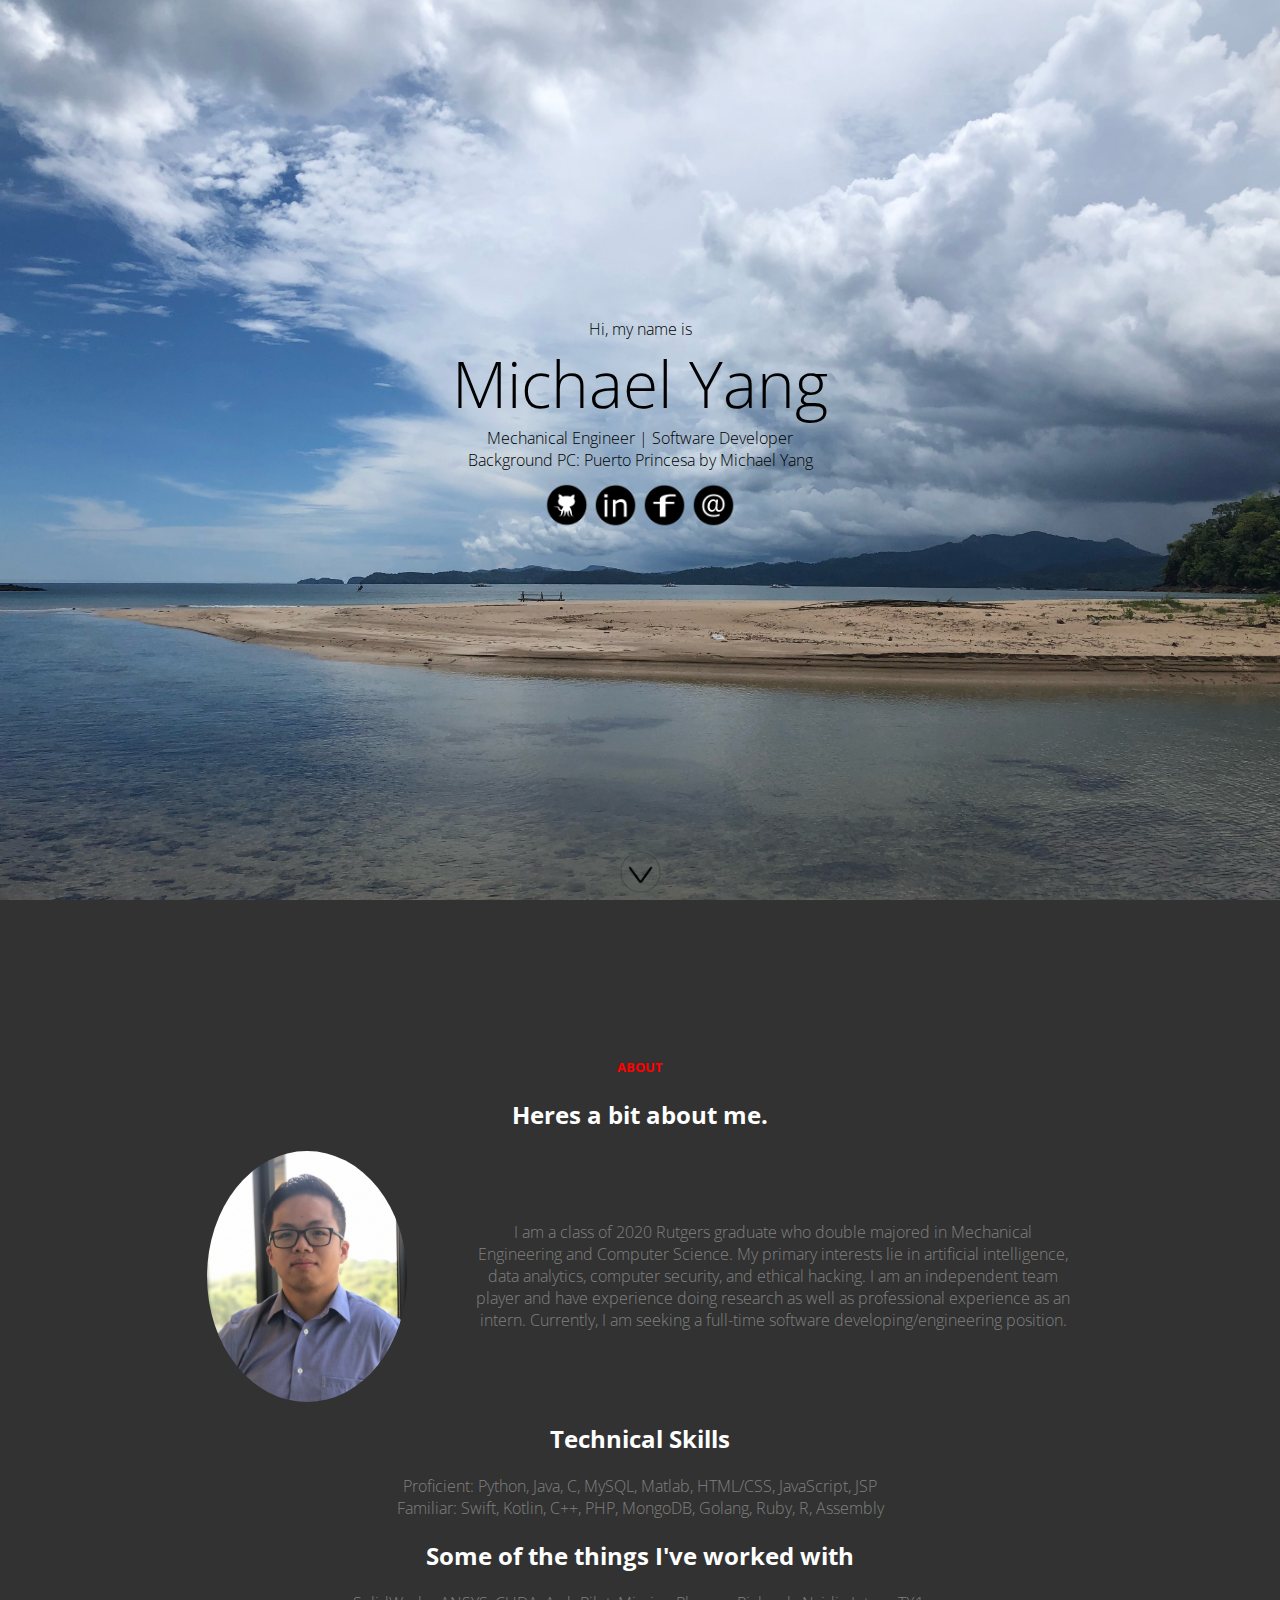
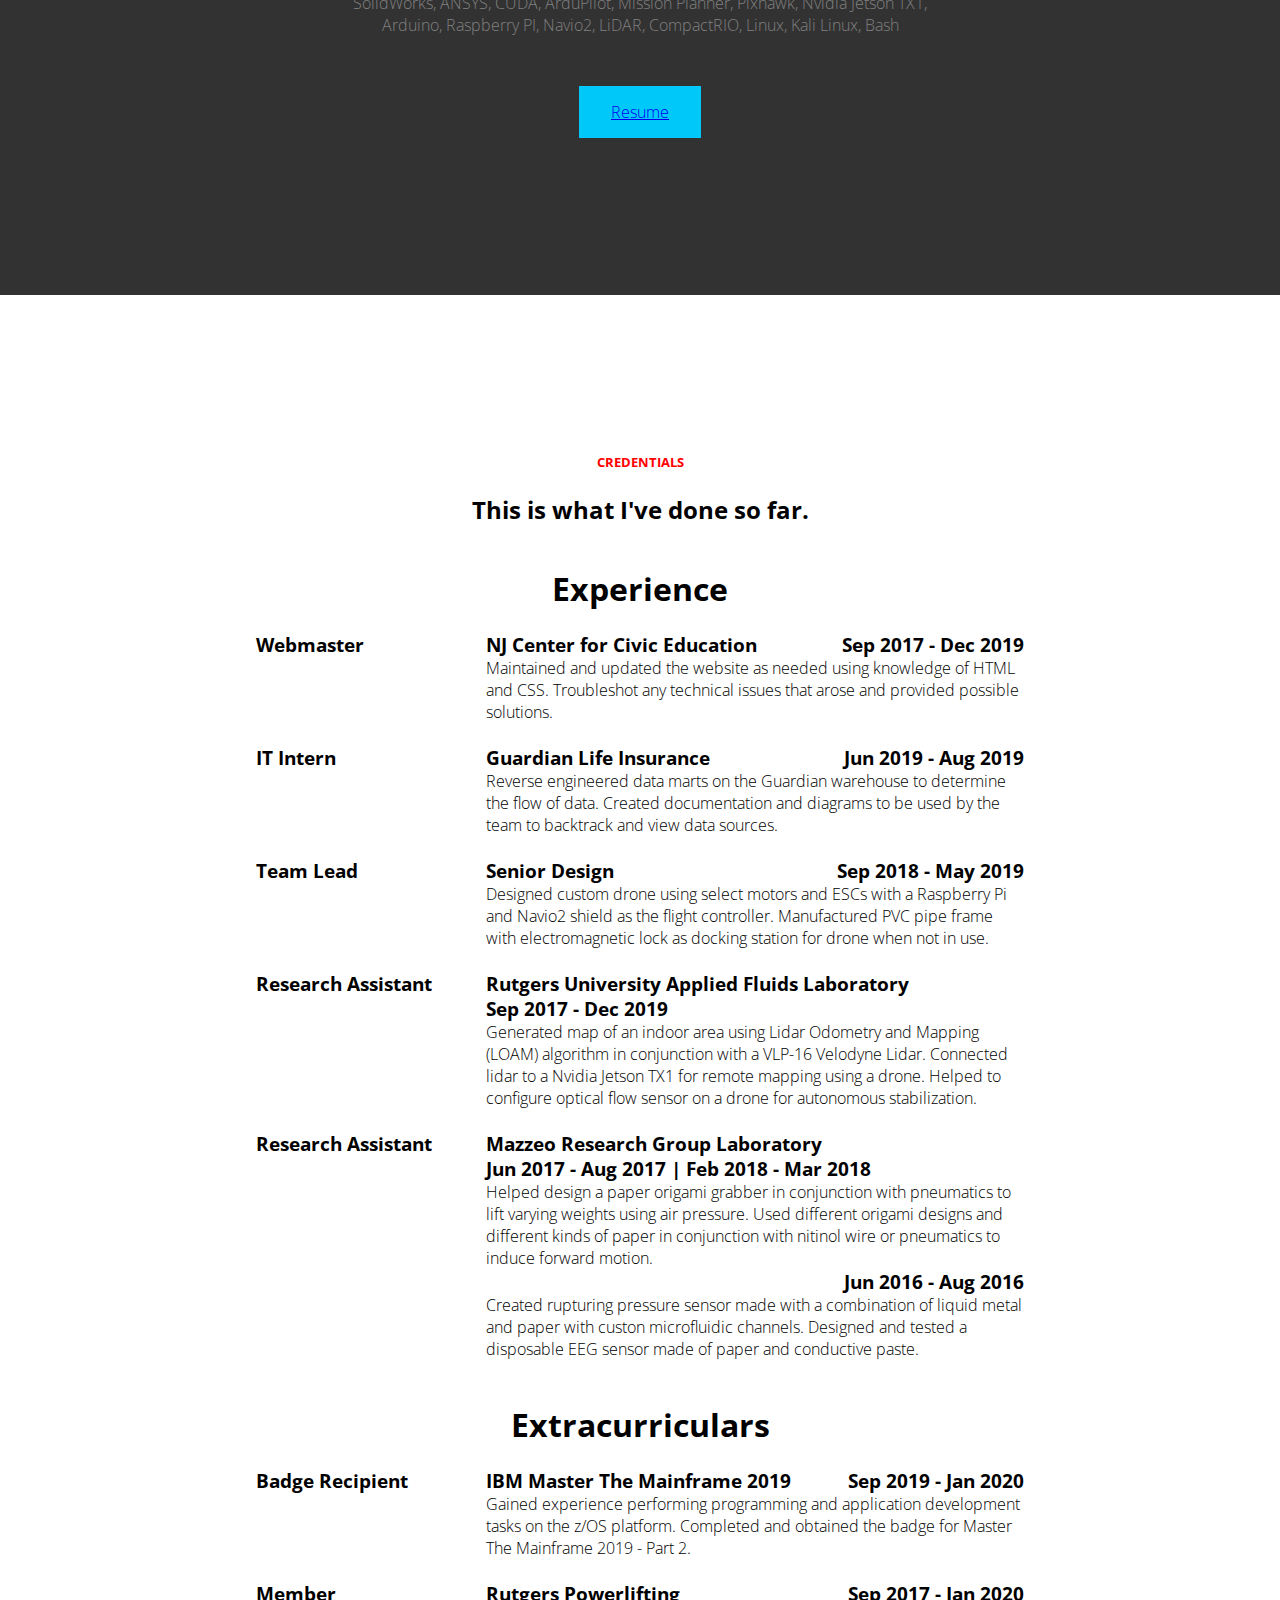
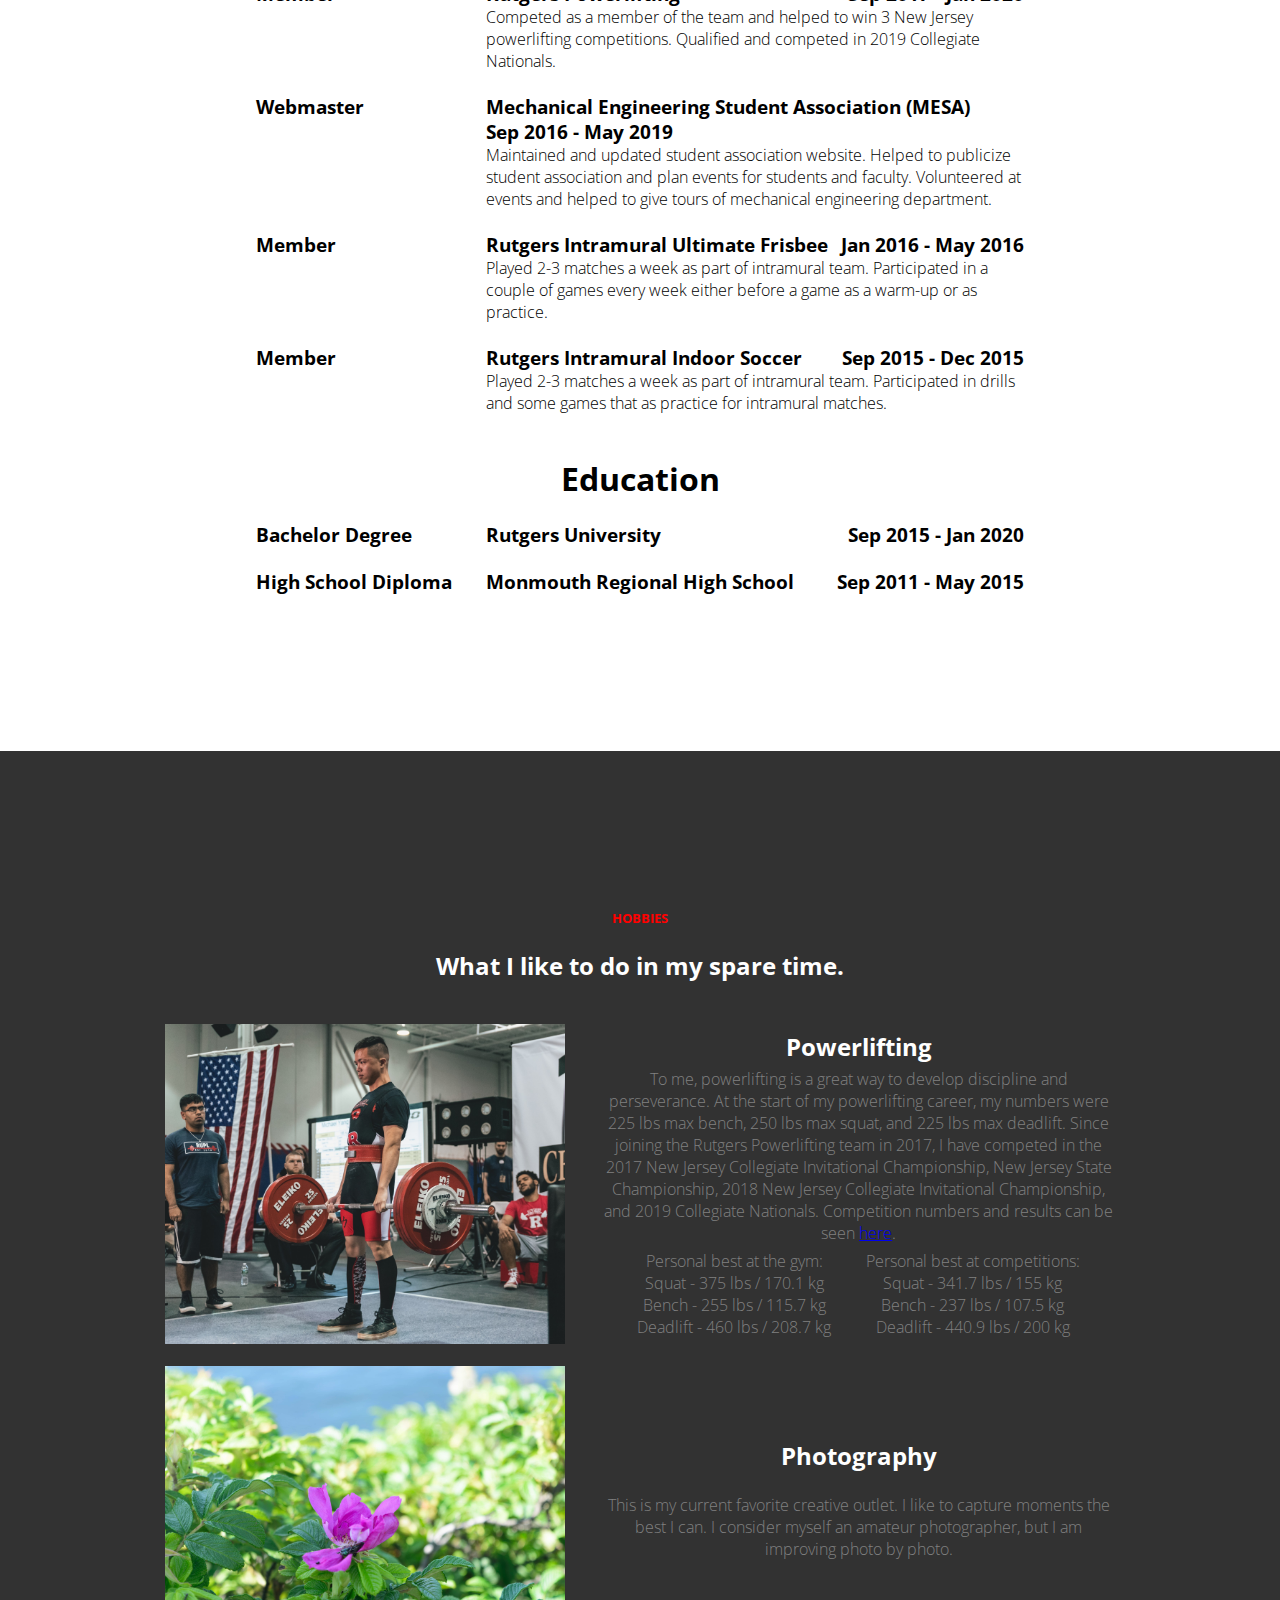
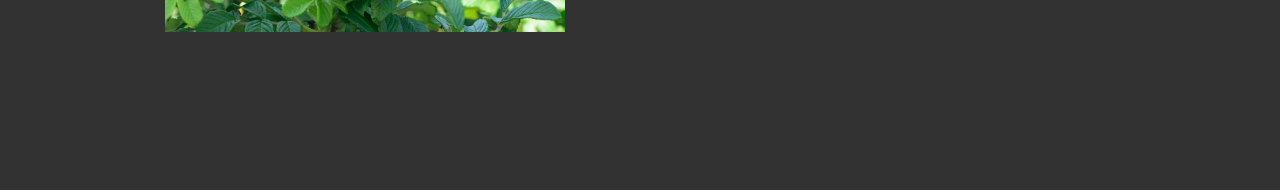
<file: index.html>
<!DOCTYPE HTML>
<html>
    <head>
        <title>Hi I'm Michael Yang</title>
        <meta charset="UTF-8">
        <meta name="viewport" content="width=device-width,initial-scale=1,maximum-scale=1,user-scalable=no">
        <meta http-equiv="X-UA-Compatible" content="IE=edge,chrome=1">
        <meta name="HandheldFriendly" content="true">
        <script src="jquery.js"></script>
        <script src="element_object.js"></script>
        <script src="event_response.js"></script>
        <script></script>
        <link rel="stylesheet" type="text/css" href="css/core.css" media="screen">
        <link href="https://fonts.googleapis.com/css2?family=Open+Sans:wght@800&display=swap" rel="stylesheet">
    </head>
    <body>
        <section id="front_page">
            <div></div>
            <div>
                <div>
                    <p id="greeting">Hi, my name is</p>
                    <p id="full_name" style="font-size: 48pt;">Michael Yang</p>
                    <p class="desc">Mechanical Engineer | Software Developer</p>
                    <p class="desc">Background PC: Puerto Princesa by Michael Yang</p>
                </div>
                <div style="margin-top: 12px;">
                    <a href="https://github.com/mikebyang"><img src="Icons/GHLogo.png"></a>
                    <a href="https://www.linkedin.com/in/michael-yang718/"><img src="Icons/LILogo.png"></a>
                    <a href="https://www.facebook.com/michael.yang.568847"><img src="Icons/FBLogo.png"></a>
                    <a href="mailto:michael.yang718@gmail.com"><img src="Icons/ELogo.png"></a>
                </div>
            </div>
            <div>
                <a href="#about_section">
                    <img id="darrow" src="Icons/dwn_arrow.png">
                </a>
            </div>
        </section>
        <section id="about_section" class="section">
            <div>
                <h5>ABOUT</h5>
                <h2>Heres a bit about me.</h2>
            </div>
            <div class="container-column">
                <div class="container-row">
                    <img id="profile_pic" class="circle" src="ProfileImages/IMG_1008.jpg">
                    <p>I am a class of 2020 Rutgers graduate who double majored in Mechanical Engineering and Computer Science. 
                        My primary interests lie in artificial intelligence, data analytics, computer security, and ethical hacking. 
                        I am an independent team player and have experience doing research as well as professional experience as an intern. 
                        Currently, I am seeking a full-time software developing/engineering position. 
                    </p>
                </div>
                <div class="container-column">
                    <h2>Technical Skills</h2>
                    <p>Proficient: Python, Java, C, MySQL, Matlab, HTML/CSS, JavaScript, JSP</p>
                    <p>Familiar: Swift, Kotlin, C++, PHP, MongoDB, Golang, Ruby, R, Assembly</p>
                    <h2>Some of the things I've worked with</h2>
                    <p>SolidWorks, ANSYS, CUDA, ArduPilot, Mission Planner, Pixhawk, Nvidia Jetson TX1, Arduino, Raspberry PI, Navio2, LiDAR, CompactRIO, Linux, Kali Linux, Bash</p>
                </div>
                <div class="button">
                    <a href="Documents/MichaelYangResume.pdf">Resume</a>
                </div>
            </div>
        </section>
        <section id="exp_section" class="section">
            <h5>CREDENTIALS</h5>
            <h2>This is what I've done so far.</h2>
            <div style="display: flex; flex-flow: row; justify-content: center;">
                <div style="width: 60%;">
                    <h1>Experience</h1>
                    <div >
                        <div class="container-row">
                            <div class="cred_date">
                                <h3>Webmaster</h3>
                            </div>
                            <div class="cred_block">
                                <div class="exp_header">
                                    <h3>NJ Center for Civic Education</h3>
                                    <h3>Sep 2017 - Dec 2019</h3>
                                </div>
                                <p>Maintained and updated the website as needed using knowledge of HTML and CSS. 
                                    Troubleshot any technical issues that arose and provided possible solutions.
                                </p>
                            </div>
                        </div>
                    </div>
                    <br/>
                    <div class="container-column">
                        <div class="container-row">
                            <div class="cred_date">
                                <h3>IT Intern</h3>
                            </div>
                            <div class="cred_block">
                                <div class="exp_header">
                                    <h3>Guardian Life Insurance</h3>
                                    <h3>Jun 2019 - Aug 2019</h3>
                                </div>
                                <p>Reverse engineered data marts on the Guardian warehouse to determine the flow of data. 
                                    Created documentation and diagrams to be used by the team to backtrack and view data sources.
                                </p>
                            </div>
                        </div>
                    </div>
                    <br/>
                    <div class="container-column">
                        <div class="container-row">
                            <div class="cred_date">
                                <h3>Team Lead</h3>
                            </div>
                            <div class="cred_block">
                                <div class="exp_header">
                                    <h3>Senior Design</h3>
                                    <h3>Sep 2018 - May 2019</h3>
                                </div>
                                <p>Designed custom drone using select motors and ESCs with a Raspberry Pi and Navio2 shield as the flight controller. 
                                    Manufactured PVC pipe frame with electromagnetic lock as docking station for drone when not in use.
                                </p>
                            </div>
                        </div>
                    </div>
                    <br/>
                    <div class="container-column">
                        <div class="container-row">
                            <div class="cred_date">
                                <h3>Research Assistant</h3>
                            </div>
                            <div class="cred_block">
                                <div class="exp_header">
                                    <h3>Rutgers University Applied Fluids Laboratory</h3>
                                    <h3>Sep 2017 - Dec 2019</h3>
                                </div>
                                <p>Generated map of an indoor area using Lidar Odometry and Mapping (LOAM) algorithm in conjunction with a VLP-16 Velodyne Lidar. 
                                    Connected lidar to a Nvidia Jetson TX1 for remote mapping using a drone. 
                                    Helped to configure optical flow sensor on a drone for autonomous stabilization.
                                </p>
                            </div>
                        </div>
                    </div>
                    <br/>
                    <div class="container-column">
                        <div class="container-row">
                            <div class="cred_date">
                                <h3>Research Assistant</h3>
                            </div>
                            <div class="cred_block">
                                <div class="exp_header">
                                    <h3>Mazzeo Research Group Laboratory</h3>
                                    <h3>Jun 2017 - Aug 2017 | Feb 2018 - Mar 2018</h3>
                                </div>
                                <p>Helped design a paper origami grabber in conjunction with pneumatics to lift varying weights using air pressure. 
                                    Used different origami designs and different kinds of paper in conjunction with nitinol wire or pneumatics to induce forward motion.
                                </p>
                                <div style="width: 100%; display: flex; flex-flow: row; justify-content: flex-end;">
                                    <h3>Jun 2016 - Aug 2016</h3>
                                </div>
                                <p>Created rupturing pressure sensor made with a combination of liquid metal and paper with custon microfluidic channels. 
                                    Designed and tested a disposable EEG sensor made of paper and conductive paste.
                                </p>
                            </div>
                        </div>
                    </div>
                    <br/>
                    <h1>Extracurriculars</h1>
                    <div class="container-column">
                        <div class="container-row">
                            <div class="cred_date">
                                <h3>Badge Recipient</h3>
                            </div>
                            <div class="cred_block">
                                <div class="exp_header">
                                    <h3>IBM Master The Mainframe 2019</h3>
                                    <h3>Sep 2019 - Jan 2020</h3>
                                </div>
                                <p>Gained experience performing programming and application development tasks on the z/OS platform. 
                                    Completed and obtained the badge for Master The Mainframe 2019 - Part 2.
                                </p>
                            </div>
                        </div>
                    </div>
                    <br/>
                    <div class="container-column">
                        <div class="container-row">
                            <div class="cred_date">
                                <h3>Member</h3>
                            </div>
                            <div class="cred_block">
                                <div class="exp_header">
                                    <h3>Rutgers Powerlifting</h3>
                                    <h3>Sep 2017 - Jan 2020</h3>
                                </div>
                                <p>Competed as a member of the team and helped to win 3 New Jersey powerlifting competitions. 
                                    Qualified and competed in 2019 Collegiate Nationals.
                                </p>
                            </div>
                        </div>
                    </div>
                    <br/>
                    <div class="container-column">
                        <div class="container-row">
                            <div class="cred_date">
                                <h3>Webmaster</h3>
                            </div>
                            <div class="cred_block">
                                <div class="exp_header">
                                    <h3>Mechanical Engineering Student Association (MESA)</h3>
                                    <h3>Sep 2016 - May 2019</h3>
                                </div>
                                <p>Maintained and updated student association website. Helped to publicize student association and plan events for students and faculty. 
                                    Volunteered at events and helped to give tours of mechanical engineering department.
                                </p>
                            </div>
                        </div>
                    </div>
                    <br/>
                    <div class="container-column">
                        <div class="container-row">
                            <div class="cred_date">
                                <h3>Member</h3>
                            </div>
                            <div class="cred_block">
                                <div class="exp_header">
                                    <h3>Rutgers Intramural Ultimate Frisbee</h3>
                                    <h3>Jan 2016 - May 2016</h3>
                                </div>
                                <p>Played 2-3 matches a week as part of intramural team. 
                                    Participated in a couple of games every week either before a game as a warm-up or as practice.
                                </p>
                            </div>
                        </div>
                    </div>
                    <br/>
                    <div class="container-column">
                        <div class="container-row">
                            <div class="cred_date">
                                <h3>Member</h3>
                            </div>
                            <div class="cred_block">
                                <div class="exp_header">
                                    <h3>Rutgers Intramural Indoor Soccer</h3>
                                    <h3>Sep 2015 - Dec 2015</h3>
                                </div>
                                <p>Played 2-3 matches a week as part of intramural team. 
                                    Participated in drills and some games that as practice for intramural matches.
                                </p>
                            </div>
                        </div>
                    </div>
                    <br/>
                    <h1>Education</h1>
                    <div class="container-column">
                        <div class="container-row">
                            <div class="cred_date">
                                <h3>Bachelor Degree</h3>
                            </div>
                            <div class="cred_block">
                                <div class="exp_header">
                                    <h3>Rutgers University</h3>
                                    <h3>Sep 2015 - Jan 2020</h3>
                                </div>
                            </div>
                        </div>
                    </div>
                    <br/>
                    <div class="container-column">
                        <div class="container-row">
                            <div class="cred_date">
                                <h3>High School Diploma</h3>
                            </div>
                            <div class="cred_block">
                                <div class="exp_header">
                                    <h3>Monmouth Regional High School</h3>
                                    <h3>Sep 2011 - May 2015</h3>
                                </div>
                            </div>
                        </div>
                    </div>
                </div>
            </div>
        </section>
        <section id="hobs_section" class="section">
            <h5>HOBBIES</h5>
            <h2>What I like to do in my spare time.</h2>
            <br/>
            <div style="display: flex; flex-flow: row; justify-content: center;">
                <div style="width:80%;">
                    <div class="container-column">
                        <div class="container-row">
                            <img id="pwrlift_img" src="ProfileImages/DSC_5718.jpg">
                            <div class="container-column" style="width: 50%; justify-content: space-evenly;">
                                <div>
                                    <h2>Powerlifting</h2>
                                </div>
                                <p style="width: 100%;">To me, powerlifting is a great way to develop discipline and perseverance. 
                                    At the start of my powerlifting career, my numbers were 225 lbs max bench, 250 lbs max squat, and 225 lbs max deadlift. 
                                    Since joining the Rutgers Powerlifting team in 2017, I have competed in the 2017 New Jersey Collegiate Invitational Championship, New Jersey State Championship, 2018 New Jersey Collegiate Invitational Championship, and 2019 Collegiate Nationals. 
                                    Competition numbers and results can be seen <a href="https://usapl.liftingdatabase.com/lifters-view?id=42934">here</a>.
                                </p>
                                <div class="container-row">
                                    <div>
                                        <p>Personal best at the gym:</p>
                                        <p>Squat - 375 lbs / 170.1 kg</p>
                                        <p>Bench - 255 lbs / 115.7 kg</p>
                                        <p>Deadlift - 460 lbs / 208.7 kg</p>
                                    </div>
                                    <div>
                                        <p>Personal best at competitions:</p>
                                        <p>Squat - 341.7 lbs / 155 kg</p>
                                        <p>Bench - 237 lbs / 107.5 kg</p>
                                        <p>Deadlift - 440.9 lbs / 200 kg</p>
                                    </div>
                                </div>
                            </div>
                        </div>
                        <br/>
                        <div class="container-row" style="align-items: center;">
                            <img id="photography" src="Backgrounds/artb.jpg">
                            <div class="container-column" style="width: 50%; justify-content: space-evenly;">
                                <div>
                                    <h2>Photography</h2>
                                </div>
                                <br/>
                                <p style="width: 100%;">This is my current favorite creative outlet. I like to capture moments the best I can. 
                                    I consider myself an amateur photographer, but I am improving photo by photo.
                                </p>
                            </div>
                        </div>
                    </div>
                </div>
            </div>
        </section>
    </body>
</html>
</file>
<file: css/core.css>
#front_page{
    width: 100%; height: 100%;
    background: url("../Backgrounds/IMG_2954.jpg");
    background-size: cover;
    background-repeat:no-repeat;
    background-position: center;
    background-attachment: fixed;
    display: flex;
    flex-flow: column nowrap;
    justify-content: space-between;
    align-items: center;
}
#front_page ul{
    list-style-type: none;
    padding: 0;
}
#about_section, #hobs_section{
    background-color: rgb(50,50,50);
}
#about_section .container-column div{
    max-width: 1000px;
    color: grey;
}
#about_section .container-row{
    align-items: center;
}

#about_section h2, #hobs_section h2{
    color: white
}
#hobs_section{
    color: grey;
}
#hobs_section p{
    width: 100%;
}
#hobs_section .container-row h2{
    margin:0;
}
.container-column{
    display: flex;
    flex-flow: column;
    justify-content: center;
    align-items: center;
}
.container-row{
    width: 100%;
    display: flex;
    flex-flow: row wrap;
    justify-content: space-evenly;
    /* align-items: center; */
}
.container-row p , .container-column p{
    width: 60%;
}
.circle{
    float: left;
    border-radius: 50%;
}
.button{
    background-color:rgb(0,201,250);
    border: none;
    color: white;
    padding: 15px 32px;
    text-align: center;
    text-decoration: none;
    display: inline-block;
    font-size: 16px;
    cursor: pointer;
    margin-top: 50px;
}
.button a:visited{
    color: white;
}
.cred_date{
    width: 30%;
}
.cred_block{
    display: flex;
    flex-flow: column;
    justify-content: center;
    align-items: flex-start;
    width: 70%;
    text-align: left;
}
.cred_block p{
    width: 100%;
}
.exp_header{
    display: flex;
    flex-flow: row wrap;
    width: 100%;
    justify-content: space-between;
}

#exp_section{}
#hobs_section{}

html, body{
    margin: 0;
    padding: 0;
    height: 100%;
    width: 100%;
}
html {
	font-family: 'Open Sans', sans-serif;
    font-weight: 100;
    text-align: center;
}
h5{
    color:red;
    margin-top: 0;
}
h3{
    text-align: left;
    margin: 0px;
}
p{
    margin: 0;
}
a:visited{
    color:navy;
}
</file>
